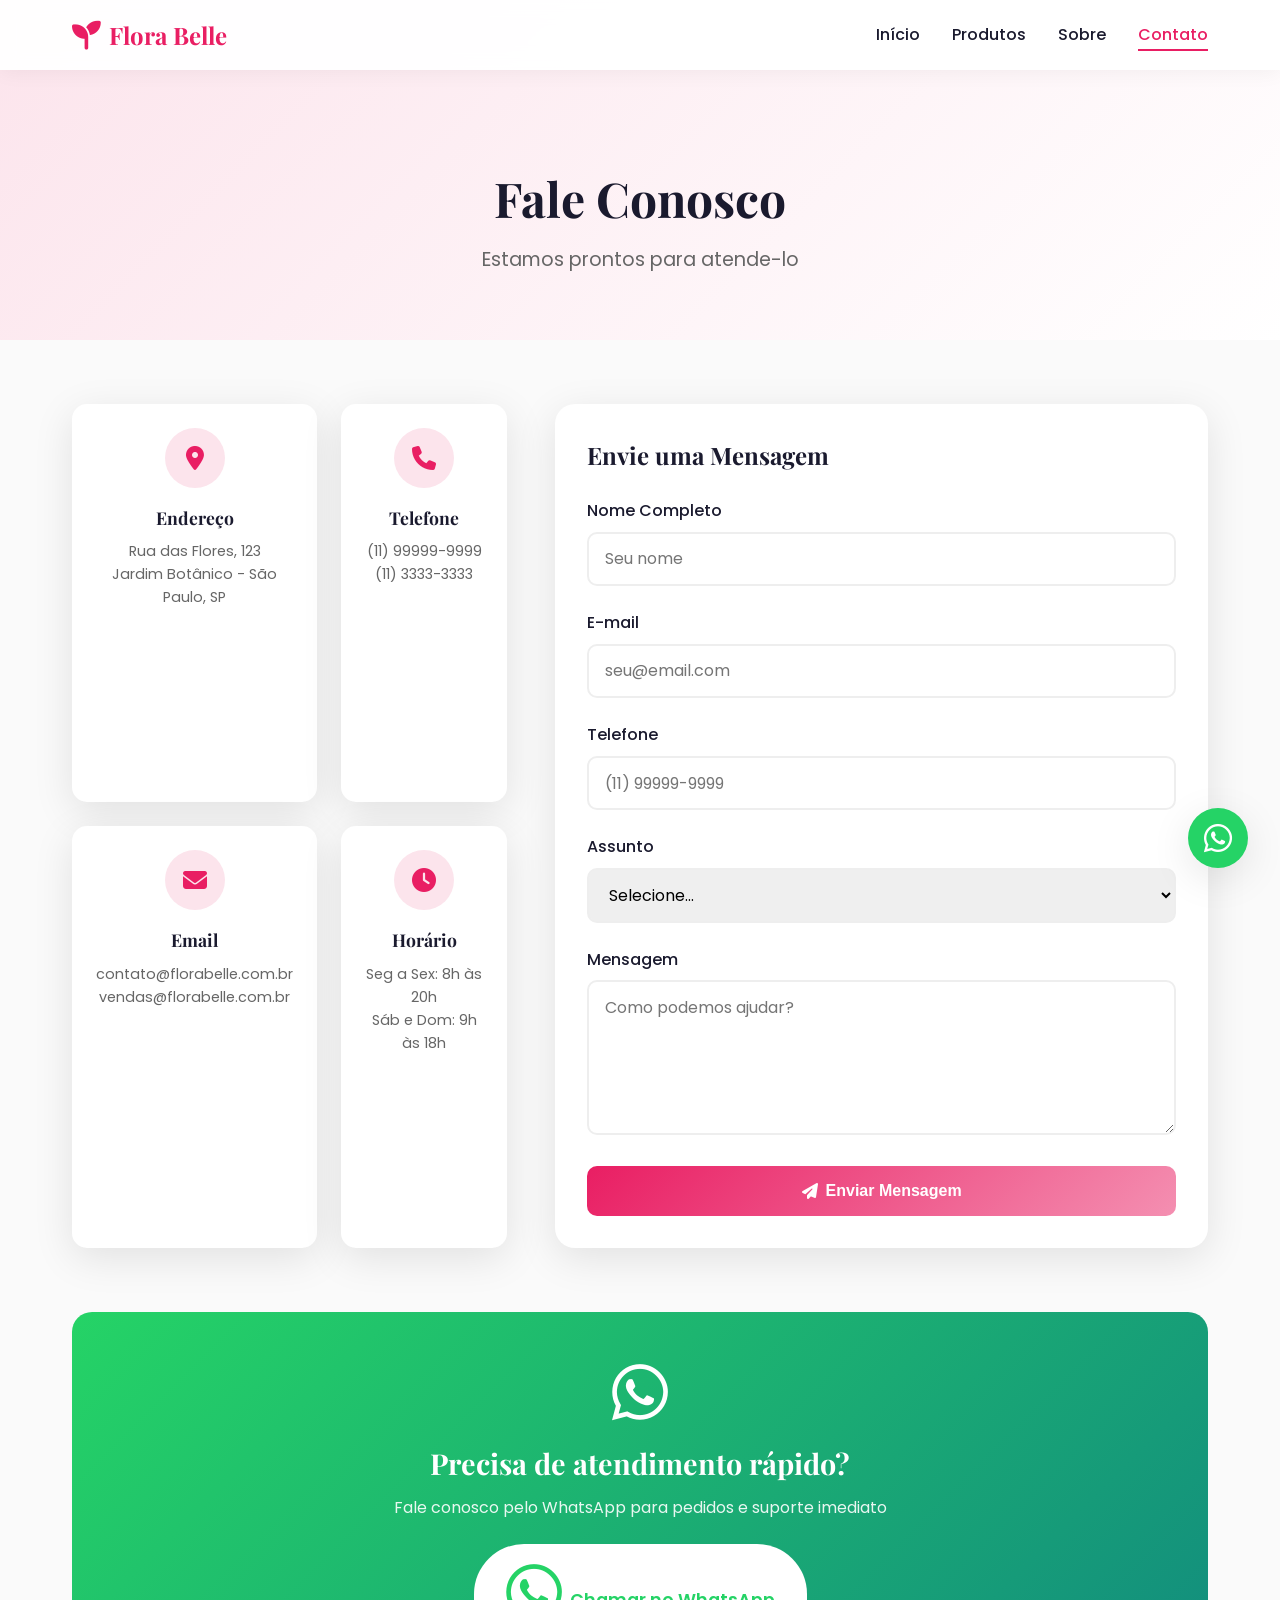
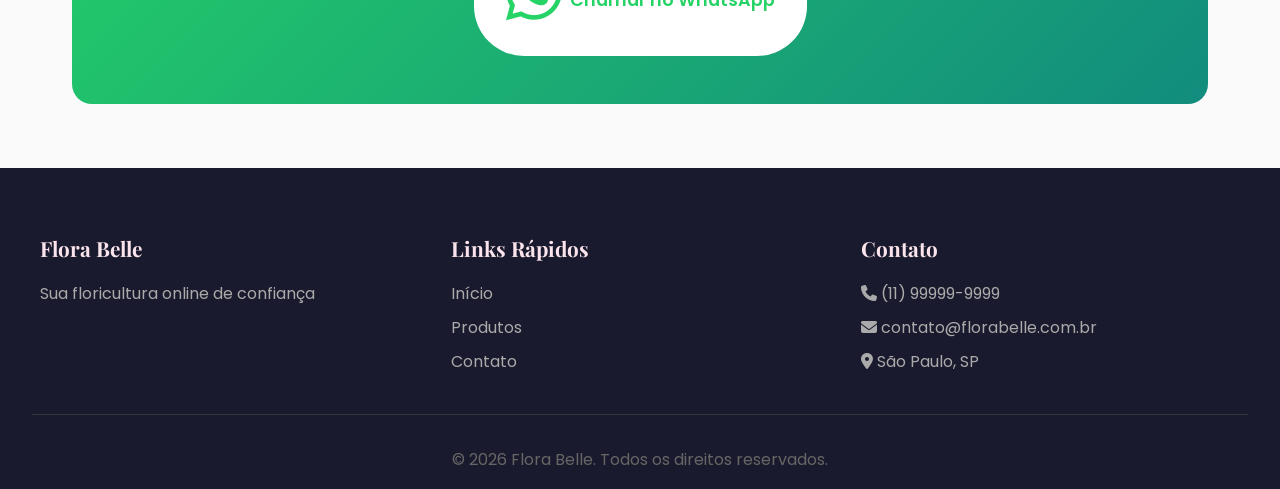
<file: contato.html>
<!DOCTYPE html>
<html lang="pt-BR">
<head>
    <meta charset="UTF-8">
    <meta name="viewport" content="width=device-width, initial-scale=1.0">
    <title>Contato - Flora Belle</title>
    <link rel="stylesheet" href="style.css">
    <link rel="preconnect" href="https://fonts.googleapis.com">
    <link rel="preconnect" href="https://fonts.gstatic.com" crossorigin>
    <link href="https://fonts.googleapis.com/css2?family=Playfair+Display:wght@400;600;700&family=Poppins:wght@300;400;500;600&display=swap" rel="stylesheet">
    <link rel="stylesheet" href="https://cdnjs.cloudflare.com/ajax/libs/font-awesome/6.4.0/css/all.min.css">
</head>
<body>
    <header class="header">
        <nav class="navbar">
            <div class="logo">
                <i class="fas fa-seedling"></i>
                <span>Flora Belle</span>
            </div>
            <ul class="nav-menu">
                <li><a href="index.html" class="nav-link">Início</a></li>
                <li><a href="index.html#produtos" class="nav-link">Produtos</a></li>
                <li><a href="index.html#sobre" class="nav-link">Sobre</a></li>
                <li><a href="contato.html" class="nav-link active">Contato</a></li>
            </ul>
            <div class="hamburger">
                <span class="bar"></span>
                <span class="bar"></span>
                <span class="bar"></span>
            </div>
        </nav>
    </header>

    <section class="contact-hero">
        <h1>Fale Conosco</h1>
        <p>Estamos prontos para atende-lo</p>
    </section>

    <section class="contact-section">
        <div class="contact-container">
            <div class="contact-info">
                <div class="info-card">
                    <div class="info-icon">
                        <i class="fas fa-map-marker-alt"></i>
                    </div>
                    <h3>Endereço</h3>
                    <p>Rua das Flores, 123<br>Jardim Botânico - São Paulo, SP</p>
                </div>
                <div class="info-card">
                    <div class="info-icon">
                        <i class="fas fa-phone"></i>
                    </div>
                    <h3>Telefone</h3>
                    <p>(11) 99999-9999<br>(11) 3333-3333</p>
                </div>
                <div class="info-card">
                    <div class="info-icon">
                        <i class="fas fa-envelope"></i>
                    </div>
                    <h3>Email</h3>
                    <p>contato@florabelle.com.br<br>vendas@florabelle.com.br</p>
                </div>
                <div class="info-card">
                    <div class="info-icon">
                        <i class="fas fa-clock"></i>
                    </div>
                    <h3>Horário</h3>
                    <p>Seg a Sex: 8h às 20h<br>Sáb e Dom: 9h às 18h</p>
                </div>
            </div>

            <div class="contact-form-wrapper">
                <h2>Envie uma Mensagem</h2>
                <form class="contact-form" id="contactForm">
                    <div class="form-group">
                        <label for="nome">Nome Completo</label>
                        <input type="text" id="nome" name="nome" required placeholder="Seu nome">
                    </div>
                    <div class="form-group">
                        <label for="email">E-mail</label>
                        <input type="email" id="email" name="email" required placeholder="seu@email.com">
                    </div>
                    <div class="form-group">
                        <label for="telefone">Telefone</label>
                        <input type="tel" id="telefone" name="telefone" placeholder="(11) 99999-9999">
                    </div>
                    <div class="form-group">
                        <label for="assunto">Assunto</label>
                        <select id="assunto" name="assunto" required>
                            <option value="">Selecione...</option>
                            <option value="pedido">Fazer Pedido</option>
                            <option value="duvida">Dúvida sobre produtos</option>
                            <option value="elogio">Elogio</option>
                            <option value="reclamacao">Reclamação</option>
                            <option value="parceria">Parceria</option>
                            <option value="outro">Outro</option>
                        </select>
                    </div>
                    <div class="form-group">
                        <label for="mensagem">Mensagem</label>
                        <textarea id="mensagem" name="mensagem" rows="5" required placeholder="Como podemos ajudar?"></textarea>
                    </div>
                    <button type="submit" class="btn-submit">
                        <i class="fas fa-paper-plane"></i> Enviar Mensagem
                    </button>
                </form>
            </div>
        </div>

        <div class="whatsapp-section">
            <div class="whatsapp-content">
                <i class="fab fa-whatsapp"></i>
                <h3>Precisa de atendimento rápido?</h3>
                <p>Fale conosco pelo WhatsApp para pedidos e suporte imediato</p>
                <a href="https://wa.me/5511999999999" class="btn-whatsapp" target="_blank">
                    <i class="fab fa-whatsapp"></i> Chamar no WhatsApp
                </a>
            </div>
        </div>
    </section>

    <a href="https://wa.me/5511999999999" class="whatsapp-float" target="_blank">
        <i class="fab fa-whatsapp"></i>
    </a>

    <footer class="footer">
        <div class="footer-content">
            <div class="footer-section">
                <h4>Flora Belle</h4>
                <p>Sua floricultura online de confiança</p>
            </div>
            <div class="footer-section">
                <h4>Links Rápidos</h4>
                <ul>
                    <li><a href="index.html">Início</a></li>
                    <li><a href="index.html#produtos">Produtos</a></li>
                    <li><a href="contato.html">Contato</a></li>
                </ul>
            </div>
            <div class="footer-section">
                <h4>Contato</h4>
                <p><i class="fas fa-phone"></i> (11) 99999-9999</p>
                <p><i class="fas fa-envelope"></i> contato@florabelle.com.br</p>
                <p><i class="fas fa-map-marker-alt"></i> São Paulo, SP</p>
            </div>
        </div>
        <div class="footer-bottom">
            <p>&copy; 2026 Flora Belle. Todos os direitos reservados.</p>
        </div>
    </footer>

    <script src="script.js"></script>
</body>
</html>
</file>
<file: style.css>
:root {
    --primary: #e91e63;
    --primary-dark: #c2185b;
    --primary-light: #fce4ec;
    --secondary: #4caf50;
    --secondary-dark: #388e3c;
    --dark: #1a1a2e;
    --light: #fafafa;
    --gray: #666;
    --white: #ffffff;
    --gradient: linear-gradient(135deg, #e91e63 0%, #f48fb1 100%);
    --shadow: 0 10px 40px rgba(0,0,0,0.1);
    --shadow-hover: 0 20px 60px rgba(0,0,0,0.15);
}

* {
    margin: 0;
    padding: 0;
    box-sizing: border-box;
}

html {
    scroll-behavior: smooth;
}

body {
    font-family: 'Poppins', sans-serif;
    color: var(--dark);
    background: var(--light);
    line-height: 1.6;
    overflow-x: hidden;
}

h1, h2, h3, h4 {
    font-family: 'Playfair Display', serif;
}

/* Header */
.header {
    position: fixed;
    top: 0;
    left: 0;
    right: 0;
    background: rgba(255,255,255,0.95);
    backdrop-filter: blur(10px);
    z-index: 1000;
    box-shadow: 0 2px 20px rgba(0,0,0,0.05);
}

.navbar {
    max-width: 1200px;
    margin: 0 auto;
    padding: 1rem 2rem;
    display: flex;
    justify-content: space-between;
    align-items: center;
}

.logo {
    display: flex;
    align-items: center;
    gap: 0.5rem;
    font-size: 1.5rem;
    font-family: 'Playfair Display', serif;
    font-weight: 700;
    color: var(--primary);
}

.logo i {
    font-size: 1.8rem;
}

.nav-menu {
    display: flex;
    list-style: none;
    gap: 2rem;
}

.nav-link {
    text-decoration: none;
    color: var(--dark);
    font-weight: 500;
    position: relative;
    transition: color 0.3s;
}

.nav-link::after {
    content: '';
    position: absolute;
    bottom: -5px;
    left: 0;
    width: 0;
    height: 2px;
    background: var(--primary);
    transition: width 0.3s;
}

.nav-link:hover, .nav-link.active {
    color: var(--primary);
}

.nav-link:hover::after, .nav-link.active::after {
    width: 100%;
}

.hamburger {
    display: none;
    flex-direction: column;
    gap: 5px;
    cursor: pointer;
}

.bar {
    width: 25px;
    height: 3px;
    background: var(--dark);
    transition: 0.3s;
}

/* Hero */
.hero {
    min-height: 100vh;
    display: flex;
    align-items: center;
    padding: 8rem 2rem 4rem;
    background: linear-gradient(135deg, #fff5f8 0%, #fff 50%, #fce4ec 100%);
    position: relative;
    overflow: hidden;
}

.hero-content {
    max-width: 600px;
    z-index: 2;
}

.hero h1 {
    font-size: 3.5rem;
    line-height: 1.2;
    margin-bottom: 1.5rem;
    background: var(--gradient);
    -webkit-background-clip: text;
    -webkit-text-fill-color: transparent;
    background-clip: text;
}

.hero p {
    font-size: 1.1rem;
    color: var(--gray);
    margin-bottom: 2rem;
}

.btn-primary {
    display: inline-block;
    padding: 1rem 2.5rem;
    background: var(--gradient);
    color: var(--white);
    text-decoration: none;
    border-radius: 50px;
    font-weight: 600;
    transition: transform 0.3s, box-shadow 0.3s;
    box-shadow: 0 10px 30px rgba(233, 30, 99, 0.3);
}

.btn-primary:hover {
    transform: translateY(-3px);
    box-shadow: 0 15px 40px rgba(233, 30, 99, 0.4);
}

.hero-visual {
    position: absolute;
    right: 5%;
    top: 50%;
    transform: translateY(-50%);
    width: 400px;
    height: 400px;
}

.flower-float {
    position: absolute;
    font-size: 4rem;
    color: var(--primary);
    opacity: 0.2;
    animation: float 6s ease-in-out infinite;
}

.flower-1 { top: 10%; left: 20%; animation-delay: 0s; }
.flower-2 { top: 50%; right: 10%; animation-delay: 2s; }
.flower-3 { bottom: 10%; left: 40%; animation-delay: 4s; }

@keyframes float {
    0%, 100% { transform: translateY(0) rotate(0deg); }
    50% { transform: translateY(-20px) rotate(10deg); }
}

/* Products */
.products {
    padding: 5rem 2rem;
    max-width: 1200px;
    margin: 0 auto;
}

.section-header {
    text-align: center;
    margin-bottom: 3rem;
}

.section-header h2 {
    font-size: 2.5rem;
    color: var(--dark);
    margin-bottom: 0.5rem;
}

.section-header p {
    color: var(--gray);
    font-size: 1.1rem;
}

.products-grid {
    display: grid;
    grid-template-columns: repeat(auto-fit, minmax(300px, 1fr));
    gap: 2rem;
}

.product-card {
    background: var(--white);
    border-radius: 20px;
    overflow: hidden;
    box-shadow: var(--shadow);
    transition: transform 0.3s, box-shadow 0.3s;
}

.product-card:hover {
    transform: translateY(-10px);
    box-shadow: var(--shadow-hover);
}

.product-image {
    height: 200px;
    background: linear-gradient(135deg, var(--primary-light) 0%, #fff 100%);
    display: flex;
    align-items: center;
    justify-content: center;
    position: relative;
    overflow: hidden;
}

.product-image img {
    width: 100%;
    height: 100%;
    object-fit: cover;
    transition: transform 0.3s;
}

.product-card:hover .product-image img {
    transform: scale(1.1);
}

.product-image i {
    font-size: 5rem;
    color: var(--primary);
    opacity: 0.6;
}

.product-image .badge {
    position: absolute;
    top: 1rem;
    right: 1rem;
    background: var(--secondary);
    color: var(--white);
    padding: 0.3rem 1rem;
    border-radius: 20px;
    font-size: 0.8rem;
    font-weight: 600;
}

.product-info {
    padding: 1.5rem;
}

.product-info h3 {
    font-size: 1.3rem;
    margin-bottom: 0.5rem;
}

.product-info p {
    color: var(--gray);
    font-size: 0.9rem;
    margin-bottom: 1rem;
}

.price {
    font-size: 1.4rem;
    font-weight: 700;
    color: var(--primary);
    margin-bottom: 1rem;
}

.old-price {
    text-decoration: line-through;
    color: var(--gray);
    font-size: 1rem;
    margin-right: 0.5rem;
}

.btn-cart {
    width: 100%;
    padding: 0.8rem;
    background: transparent;
    border: 2px solid var(--primary);
    color: var(--primary);
    border-radius: 10px;
    font-weight: 600;
    cursor: pointer;
    transition: all 0.3s;
}

.btn-cart:hover {
    background: var(--primary);
    color: var(--white);
}

/* About */
.about {
    padding: 5rem 2rem;
    background: var(--primary-light);
}

.about-content {
    max-width: 800px;
    margin: 0 auto;
    text-align: center;
}

.about h2 {
    font-size: 2.5rem;
    margin-bottom: 1rem;
}

.about p {
    color: var(--gray);
    margin-bottom: 2rem;
    font-size: 1.1rem;
}

.features {
    display: flex;
    justify-content: center;
    gap: 3rem;
    flex-wrap: wrap;
}

.feature {
    display: flex;
    flex-direction: column;
    align-items: center;
    gap: 0.5rem;
}

.feature i {
    font-size: 2.5rem;
    color: var(--primary);
}

.feature span {
    font-weight: 500;
}

/* Cart Float */
.cart-float {
    position: fixed;
    bottom: 2rem;
    left: 2rem;
    width: 60px;
    height: 60px;
    background: var(--gradient);
    border-radius: 50%;
    display: flex;
    align-items: center;
    justify-content: center;
    cursor: pointer;
    box-shadow: var(--shadow);
    z-index: 999;
    transition: transform 0.3s;
}

.cart-float:hover {
    transform: scale(1.1);
}

.cart-float i {
    color: var(--white);
    font-size: 1.5rem;
}

.cart-count {
    position: absolute;
    top: -5px;
    right: -5px;
    background: var(--dark);
    color: var(--white);
    width: 25px;
    height: 25px;
    border-radius: 50%;
    display: flex;
    align-items: center;
    justify-content: center;
    font-size: 0.8rem;
    font-weight: 600;
}

.cart-modal {
    position: fixed;
    top: 0;
    right: -400px;
    width: 400px;
    height: 100vh;
    background: var(--white);
    box-shadow: -10px 0 40px rgba(0,0,0,0.1);
    z-index: 1001;
    transition: right 0.3s;
    display: flex;
    flex-direction: column;
}

.cart-modal.active {
    right: 0;
}

.cart-header {
    padding: 1.5rem;
    border-bottom: 1px solid #eee;
    display: flex;
    justify-content: space-between;
    align-items: center;
}

.close-cart {
    background: none;
    border: none;
    font-size: 2rem;
    cursor: pointer;
    color: var(--gray);
}

.cart-items {
    flex: 1;
    padding: 1.5rem;
    overflow-y: auto;
}

.cart-item {
    display: flex;
    justify-content: space-between;
    align-items: center;
    padding: 1rem 0;
    border-bottom: 1px solid #eee;
}

.cart-item-info h4 {
    font-size: 1rem;
    font-family: 'Poppins', sans-serif;
}

.cart-item-info span {
    color: var(--primary);
    font-weight: 600;
}

.remove-item {
    background: none;
    border: none;
    color: #ff5252;
    cursor: pointer;
    font-size: 1.2rem;
}

.empty-cart {
    text-align: center;
    color: var(--gray);
    padding: 2rem;
}

.cart-footer {
    padding: 1.5rem;
    border-top: 1px solid #eee;
}

.cart-total {
    font-size: 1.3rem;
    font-weight: 700;
    margin-bottom: 1rem;
    text-align: right;
}

.btn-checkout {
    width: 100%;
    padding: 1rem;
    background: var(--secondary);
    color: var(--white);
    border: none;
    border-radius: 10px;
    font-size: 1rem;
    font-weight: 600;
    cursor: pointer;
    display: flex;
    align-items: center;
    justify-content: center;
    gap: 0.5rem;
    transition: background 0.3s;
}

.btn-checkout:hover {
    background: var(--secondary-dark);
}

/* WhatsApp Float */
.whatsapp-float {
    position: fixed;
    bottom: 2rem;
    right: 2rem;
    width: 60px;
    height: 60px;
    background: #25d366;
    border-radius: 50%;
    display: flex;
    align-items: center;
    justify-content: center;
    color: var(--white);
    font-size: 2rem;
    box-shadow: var(--shadow);
    z-index: 998;
    transition: transform 0.3s;
    text-decoration: none;
}

.whatsapp-float:hover {
    transform: scale(1.1);
}

/* Footer */
.footer {
    background: var(--dark);
    color: var(--white);
    padding: 4rem 2rem 1rem;
}

.footer-content {
    max-width: 1200px;
    margin: 0 auto;
    display: grid;
    grid-template-columns: repeat(auto-fit, minmax(250px, 1fr));
    gap: 2rem;
}

.footer-section h4 {
    font-size: 1.3rem;
    margin-bottom: 1rem;
    color: var(--primary-light);
}

.footer-section p, .footer-section li {
    color: #aaa;
    margin-bottom: 0.5rem;
}

.footer-section ul {
    list-style: none;
}

.footer-section a {
    color: #aaa;
    text-decoration: none;
    transition: color 0.3s;
}

.footer-section a:hover {
    color: var(--primary);
}

.footer-bottom {
    text-align: center;
    padding-top: 2rem;
    margin-top: 2rem;
    border-top: 1px solid #333;
    color: #666;
}

/* Contact Page */
.contact-hero {
    padding: 10rem 2rem 4rem;
    text-align: center;
    background: linear-gradient(135deg, var(--primary-light) 0%, #fff 100%);
}

.contact-hero h1 {
    font-size: 3rem;
    margin-bottom: 0.5rem;
    color: var(--dark);
}

.contact-hero p {
    color: var(--gray);
    font-size: 1.2rem;
}

.contact-section {
    padding: 4rem 2rem;
    max-width: 1200px;
    margin: 0 auto;
}

.contact-container {
    display: grid;
    grid-template-columns: 1fr 1.5fr;
    gap: 3rem;
    margin-bottom: 4rem;
}

.contact-info {
    display: grid;
    grid-template-columns: 1fr 1fr;
    gap: 1.5rem;
}

.info-card {
    background: var(--white);
    padding: 1.5rem;
    border-radius: 15px;
    box-shadow: var(--shadow);
    text-align: center;
}

.info-icon {
    width: 60px;
    height: 60px;
    background: var(--primary-light);
    border-radius: 50%;
    display: flex;
    align-items: center;
    justify-content: center;
    margin: 0 auto 1rem;
}

.info-icon i {
    font-size: 1.5rem;
    color: var(--primary);
}

.info-card h3 {
    font-size: 1.1rem;
    margin-bottom: 0.5rem;
}

.info-card p {
    color: var(--gray);
    font-size: 0.9rem;
}

.contact-form-wrapper {
    background: var(--white);
    padding: 2rem;
    border-radius: 20px;
    box-shadow: var(--shadow);
}

.contact-form-wrapper h2 {
    margin-bottom: 1.5rem;
    color: var(--dark);
}

.form-group {
    margin-bottom: 1.5rem;
}

.form-group label {
    display: block;
    margin-bottom: 0.5rem;
    font-weight: 500;
    color: var(--dark);
}

.form-group input,
.form-group select,
.form-group textarea {
    width: 100%;
    padding: 0.8rem 1rem;
    border: 2px solid #eee;
    border-radius: 10px;
    font-size: 1rem;
    font-family: 'Poppins', sans-serif;
    transition: border-color 0.3s;
}

.form-group input:focus,
.form-group select:focus,
.form-group textarea:focus {
    outline: none;
    border-color: var(--primary);
}

.btn-submit {
    width: 100%;
    padding: 1rem;
    background: var(--gradient);
    color: var(--white);
    border: none;
    border-radius: 10px;
    font-size: 1rem;
    font-weight: 600;
    cursor: pointer;
    display: flex;
    align-items: center;
    justify-content: center;
    gap: 0.5rem;
    transition: transform 0.3s;
}

.btn-submit:hover {
    transform: translateY(-2px);
}

.whatsapp-section {
    background: linear-gradient(135deg, #25d366 0%, #128c7e 100%);
    border-radius: 20px;
    padding: 3rem;
    text-align: center;
}

.whatsapp-content {
    color: var(--white);
}

.whatsapp-content i {
    font-size: 4rem;
    margin-bottom: 1rem;
}

.whatsapp-content h3 {
    font-size: 1.8rem;
    margin-bottom: 0.5rem;
}

.whatsapp-content p {
    opacity: 0.9;
    margin-bottom: 1.5rem;
}

.btn-whatsapp {
    display: inline-flex;
    align-items: center;
    gap: 0.5rem;
    padding: 1rem 2rem;
    background: var(--white);
    color: #25d366;
    text-decoration: none;
    border-radius: 50px;
    font-weight: 600;
    font-size: 1.1rem;
    transition: transform 0.3s;
}

.btn-whatsapp:hover {
    transform: scale(1.05);
}

/* Responsive */
@media (max-width: 768px) {
    .hamburger {
        display: flex;
    }

    .nav-menu {
        position: fixed;
        left: -100%;
        top: 70px;
        flex-direction: column;
        background: var(--white);
        width: 100%;
        padding: 2rem;
        gap: 1rem;
        transition: left 0.3s;
        box-shadow: 0 10px 20px rgba(0,0,0,0.1);
    }

    .nav-menu.active {
        left: 0;
    }

    .hero h1 {
        font-size: 2.5rem;
    }

    .hero-visual {
        display: none;
    }

    .contact-container {
        grid-template-columns: 1fr;
    }

    .cart-modal {
        width: 100%;
        right: -100%;
    }

    .features {
        flex-direction: column;
        gap: 1.5rem;
    }
}

/* Animations */
@keyframes fadeInUp {
    from {
        opacity: 0;
        transform: translateY(30px);
    }
    to {
        opacity: 1;
        transform: translateY(0);
    }
}

.product-card {
    animation: fadeInUp 0.6s ease forwards;
}

.product-card:nth-child(1) { animation-delay: 0.1s; }
.product-card:nth-child(2) { animation-delay: 0.2s; }
.product-card:nth-child(3) { animation-delay: 0.3s; }
.product-card:nth-child(4) { animation-delay: 0.4s; }
.product-card:nth-child(5) { animation-delay: 0.5s; }
.product-card:nth-child(6) { animation-delay: 0.6s; }

/* Cart Improvements */
.cart-item {
    display: flex;
    flex-wrap: wrap;
    align-items: center;
    gap: 10px;
    padding: 1rem 0;
    border-bottom: 1px solid #eee;
}

.cart-item-info {
    flex: 1;
    min-width: 150px;
}

.cart-item-info h4 {
    font-size: 0.95rem;
    font-family: 'Poppins', sans-serif;
    font-weight: 600;
    margin-bottom: 2px;
}

.item-price {
    color: var(--gray);
    font-size: 0.85rem;
}

.quantity-control {
    display: flex;
    align-items: center;
    gap: 8px;
    background: #f5f5f5;
    border-radius: 20px;
    padding: 4px;
}

.qty-btn {
    width: 28px;
    height: 28px;
    border: none;
    background: var(--primary);
    color: white;
    border-radius: 50%;
    cursor: pointer;
    font-size: 1rem;
    display: flex;
    align-items: center;
    justify-content: center;
    transition: background 0.2s;
}

.qty-btn:hover {
    background: var(--primary-dark);
}

.qty-value {
    min-width: 25px;
    text-align: center;
    font-weight: 600;
}

.item-subtotal {
    font-weight: 700;
    color: var(--primary);
    min-width: 80px;
    text-align: right;
}

.empty-cart-container {
    text-align: center;
    padding: 2rem;
}

.empty-cart-container i {
    font-size: 4rem;
    color: #ddd;
    margin-bottom: 1rem;
}

.empty-cart-container p {
    color: var(--gray);
    margin-bottom: 1rem;
}

.btn-continue {
    padding: 0.8rem 1.5rem;
    background: var(--primary);
    color: white;
    border: none;
    border-radius: 25px;
    cursor: pointer;
    font-weight: 500;
    transition: background 0.3s;
}

.btn-continue:hover {
    background: var(--primary-dark);
}

/* Checkout Modal */
.checkout-overlay {
    position: fixed;
    top: 0;
    left: 0;
    right: 0;
    bottom: 0;
    background: rgba(0,0,0,0.5);
    display: flex;
    align-items: center;
    justify-content: center;
    z-index: 2000;
    opacity: 0;
    visibility: hidden;
    transition: all 0.3s;
}

.checkout-overlay.active {
    opacity: 1;
    visibility: visible;
}

.checkout-modal {
    background: white;
    border-radius: 20px;
    width: 90%;
    max-width: 500px;
    max-height: 90vh;
    overflow-y: auto;
    transform: scale(0.9);
    transition: transform 0.3s;
}

.checkout-overlay.active .checkout-modal {
    transform: scale(1);
}

.checkout-header {
    padding: 1.5rem;
    border-bottom: 1px solid #eee;
    display: flex;
    justify-content: space-between;
    align-items: center;
}

.checkout-header h3 {
    font-size: 1.3rem;
    color: var(--dark);
}

.close-checkout {
    background: none;
    border: none;
    font-size: 1.8rem;
    cursor: pointer;
    color: var(--gray);
}

.checkout-body {
    padding: 1.5rem;
}

.checkout-form .form-group {
    margin-bottom: 1rem;
}

.checkout-form label {
    display: block;
    margin-bottom: 0.4rem;
    font-weight: 500;
    font-size: 0.9rem;
}

.checkout-form input,
.checkout-form textarea {
    width: 100%;
    padding: 0.7rem 1rem;
    border: 2px solid #eee;
    border-radius: 10px;
    font-size: 0.95rem;
    font-family: 'Poppins', sans-serif;
    transition: border-color 0.3s;
}

.checkout-form input:focus,
.checkout-form textarea:focus {
    outline: none;
    border-color: var(--primary);
}

.checkout-form textarea {
    resize: vertical;
    min-height: 80px;
}

.checkout-summary {
    background: var(--primary-light);
    padding: 1rem;
    border-radius: 10px;
    margin-bottom: 1.5rem;
}

.checkout-summary h4 {
    font-size: 0.95rem;
    margin-bottom: 0.5rem;
    color: var(--dark);
}

.summary-items {
    max-height: 150px;
    overflow-y: auto;
}

.summary-item {
    display: flex;
    justify-content: space-between;
    font-size: 0.85rem;
    padding: 0.3rem 0;
    color: var(--gray);
}

.summary-total {
    border-top: 1px solid #ddd;
    margin-top: 0.5rem;
    padding-top: 0.5rem;
    display: flex;
    justify-content: space-between;
    font-weight: 700;
    color: var(--primary);
    font-size: 1.1rem;
}

.btn-finalize {
    width: 100%;
    padding: 1rem;
    background: var(--secondary);
    color: white;
    border: none;
    border-radius: 10px;
    font-size: 1rem;
    font-weight: 600;
    cursor: pointer;
    display: flex;
    align-items: center;
    justify-content: center;
    gap: 0.5rem;
    transition: background 0.3s;
}

.btn-finalize:hover {
    background: var(--secondary-dark);
}

.btn-finalize:disabled {
    background: #ccc;
    cursor: not-allowed;
}

/* PIX Payment */
.pix-payment {
    text-align: center;
}

.pix-header {
    background: linear-gradient(135deg, #00b894 0%, #00cec9 100%);
    color: white;
    padding: 1.5rem;
    border-radius: 15px;
    margin-bottom: 1.5rem;
}

.pix-header i {
    font-size: 2.5rem;
    margin-bottom: 0.5rem;
    display: block;
}

.pix-header h4 {
    font-size: 1.2rem;
}

.pix-amount {
    background: #f8f9fa;
    padding: 1rem;
    border-radius: 10px;
    margin-bottom: 1rem;
}

.pix-amount .label {
    display: block;
    color: var(--gray);
    font-size: 0.9rem;
    margin-bottom: 0.3rem;
}

.pix-amount .amount {
    font-size: 1.8rem;
    font-weight: 700;
    color: var(--secondary);
}

.pix-key-container {
    background: #e8f8f5;
    padding: 1rem;
    border-radius: 10px;
    margin-bottom: 1rem;
    border: 2px dashed #00b894;
}

.pix-key-container .label {
    display: block;
    color: var(--gray);
    font-size: 0.85rem;
    margin-bottom: 0.5rem;
}

.pix-key {
    display: flex;
    align-items: center;
    justify-content: center;
    gap: 10px;
}

.pix-key span {
    font-size: 1.3rem;
    font-weight: 700;
    color: var(--dark);
    font-family: monospace;
}

.copy-btn {
    padding: 0.5rem 1rem;
    background: var(--primary);
    color: white;
    border: none;
    border-radius: 20px;
    cursor: pointer;
    font-size: 0.85rem;
    display: flex;
    align-items: center;
    gap: 5px;
    transition: background 0.3s;
}

.copy-btn:hover {
    background: var(--primary-dark);
}

.pix-instructions {
    background: #fff3cd;
    padding: 1rem;
    border-radius: 10px;
    text-align: left;
    margin-bottom: 1rem;
}

.pix-instructions h5 {
    font-size: 0.95rem;
    margin-bottom: 0.5rem;
    color: #856404;
}

.pix-instructions ol {
    margin: 0;
    padding-left: 1.2rem;
    color: #856404;
    font-size: 0.85rem;
}

.pix-instructions li {
    margin-bottom: 0.3rem;
}

.order-confirmation {
    background: var(--primary-light);
    padding: 1rem;
    border-radius: 10px;
    text-align: left;
    margin-bottom: 1rem;
}

.order-confirmation h5 {
    font-size: 0.95rem;
    margin-bottom: 0.5rem;
    color: var(--dark);
}

.order-confirmation p {
    font-size: 0.85rem;
    color: var(--gray);
    margin-bottom: 0.3rem;
}

.pix-actions {
    display: flex;
    flex-direction: column;
    gap: 0.8rem;
    margin-bottom: 1rem;
}

.btn-whatsapp-confirm {
    width: 100%;
    padding: 1rem;
    background: #25d366;
    color: white;
    border: none;
    border-radius: 10px;
    font-size: 1rem;
    font-weight: 600;
    cursor: pointer;
    display: flex;
    align-items: center;
    justify-content: center;
    gap: 0.5rem;
    transition: background 0.3s;
}

.btn-whatsapp-confirm:hover {
    background: #128c7e;
}

.btn-new-order {
    width: 100%;
    padding: 0.8rem;
    background: transparent;
    color: var(--gray);
    border: 2px solid #ddd;
    border-radius: 10px;
    font-size: 0.9rem;
    font-weight: 500;
    cursor: pointer;
    transition: all 0.3s;
}

.btn-new-order:hover {
    border-color: var(--primary);
    color: var(--primary);
}

.pix-note {
    font-size: 0.8rem;
    color: var(--gray);
    display: flex;
    align-items: center;
    justify-content: center;
    gap: 0.5rem;
}

.pix-note i {
    color: #3498db;
}

/* Lightbox */
.lightbox {
    display: none;
    position: fixed;
    z-index: 9999;
    left: 0;
    top: 0;
    width: 100%;
    height: 100%;
    overflow: auto;
    background-color: rgba(0,0,0,0.95);
    align-items: center;
    justify-content: center;
}

.lightbox.active {
    display: flex;
    flex-direction: column;
    animation: fadeIn 0.3s ease;
}

@keyframes fadeIn {
    from { opacity: 0; }
    to { opacity: 1; }
}

.lightbox-content {
    max-width: 90%;
    max-height: 80vh;
    object-fit: contain;
    border-radius: 10px;
    box-shadow: 0 0 50px rgba(0,0,0,0.5);
}

.lightbox-caption {
    color: white;
    text-align: center;
    padding: 1rem;
    font-size: 1.2rem;
    font-weight: 500;
}

.lightbox-close {
    position: absolute;
    top: 20px;
    right: 35px;
    color: white;
    font-size: 40px;
    font-weight: bold;
    cursor: pointer;
    transition: color 0.3s;
    z-index: 10000;
}

.lightbox-close:hover {
    color: var(--primary);
}

.product-image img {
    cursor: pointer;
}
</file>
